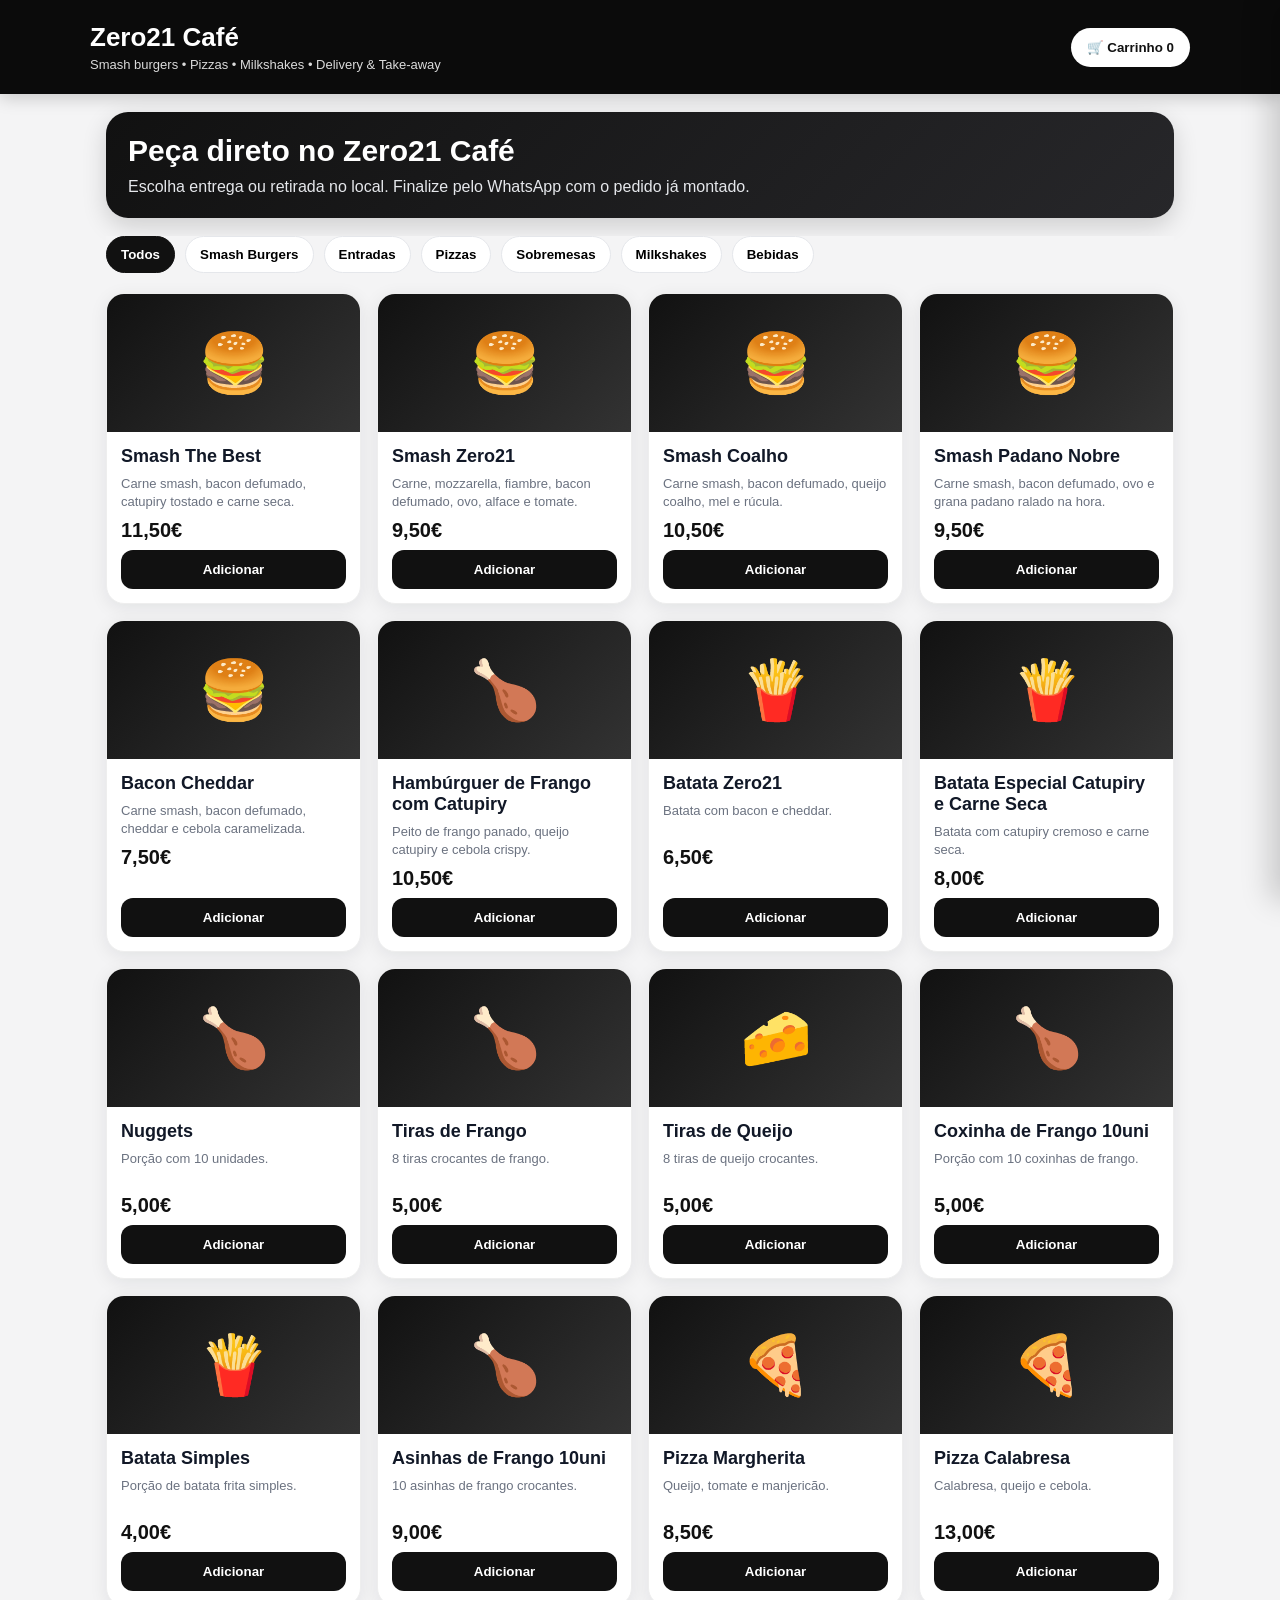
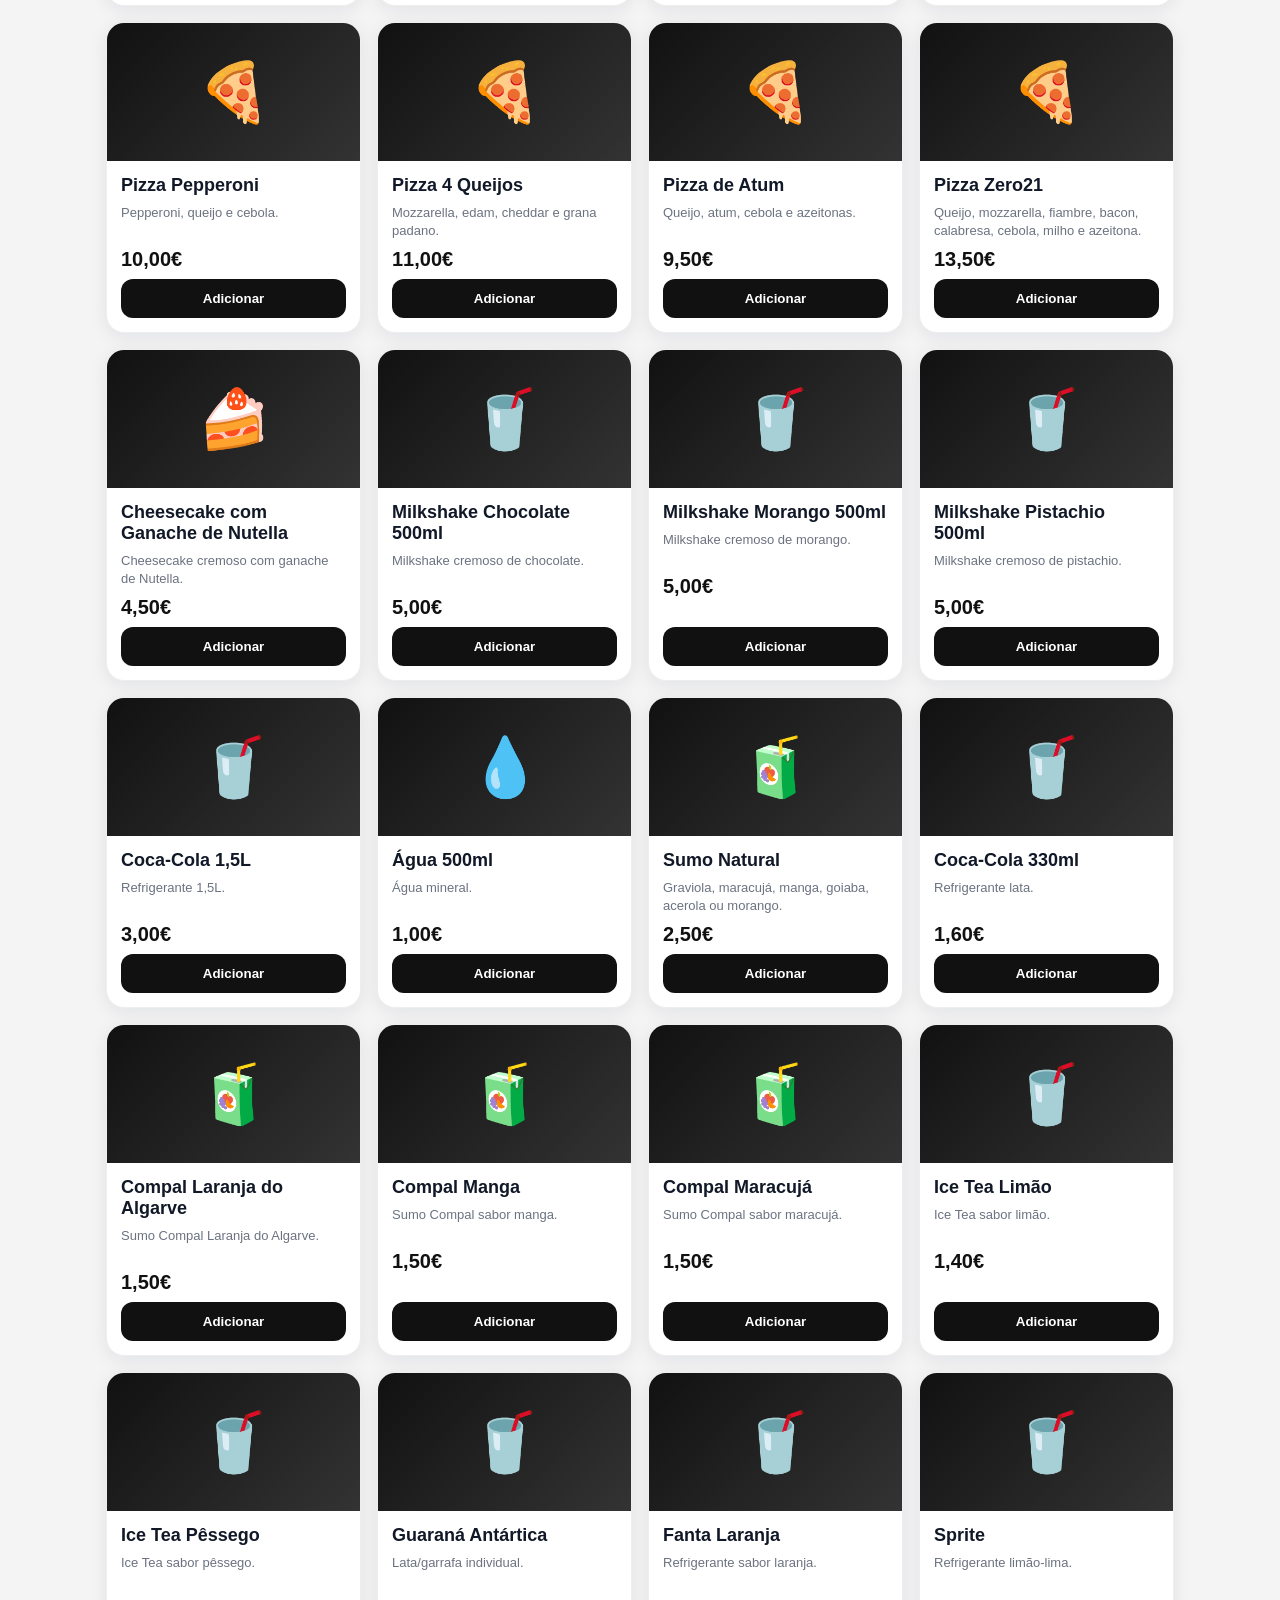
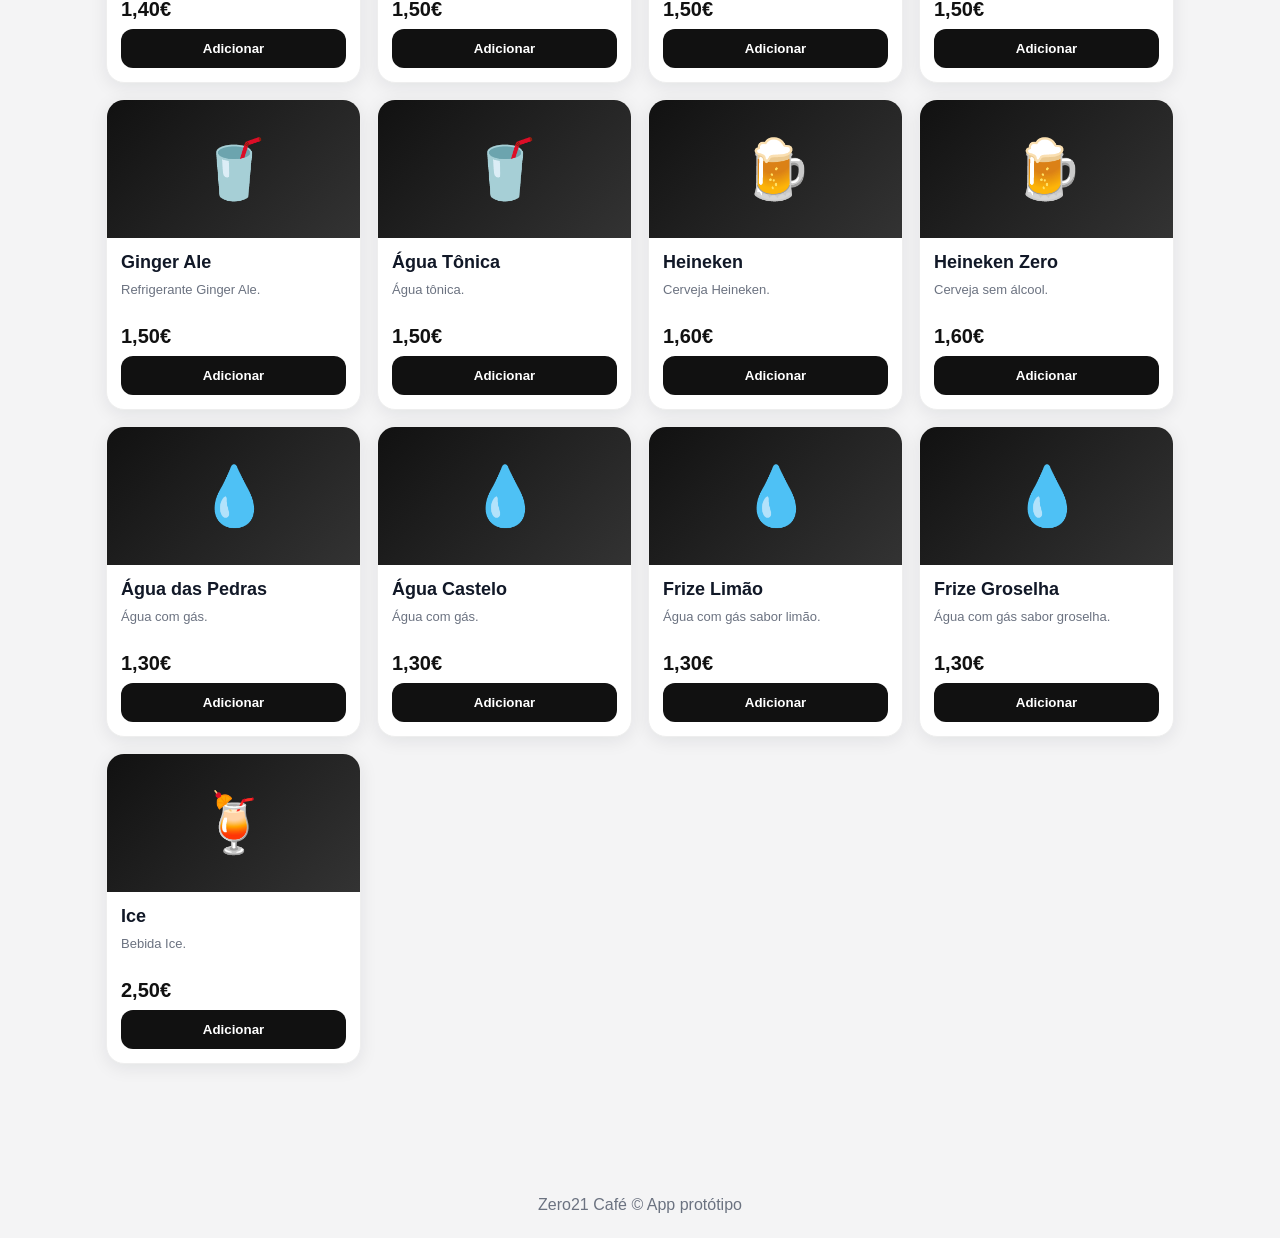
<file: index.html>
<!DOCTYPE html>
<html lang="pt-PT">
<head>
  <meta charset="UTF-8" />
  <meta name="viewport" content="width=device-width, initial-scale=1.0" />
  <title>Zero21 Café - App Delivery</title>
  <style>
    :root{--preto:#0b0b0b;--preto2:#171717;--branco:#fff;--fundo:#f4f4f5;--texto:#111827;--cinza:#6b7280;--borda:#e5e7eb;--verde:#16a34a;--vermelho:#dc2626;}
    *{box-sizing:border-box} body{margin:0;font-family:Arial,Helvetica,sans-serif;background:var(--fundo);color:var(--texto)}
    header{background:var(--preto);color:white;padding:22px 16px;position:sticky;top:0;z-index:10;box-shadow:0 4px 16px rgba(0,0,0,.18)}
    .top{max-width:1100px;margin:0 auto;display:flex;align-items:center;justify-content:space-between;gap:12px}.logo{font-size:26px;font-weight:900}.logo span{color:#fff}.tag{font-size:13px;opacity:.85;margin-top:4px}
    .cartBtn{background:white;color:#111;border:none;border-radius:999px;padding:12px 16px;font-weight:900;cursor:pointer}.hero{max-width:1100px;margin:18px auto 0;padding:0 16px}.banner{background:linear-gradient(135deg,#111,#27272a);color:white;border-radius:22px;padding:22px;display:grid;gap:10px;box-shadow:0 8px 24px rgba(0,0,0,.16)}
    .banner h1{margin:0;font-size:30px}.banner p{margin:0;color:#e5e7eb}.banner strong{color:white}
    main{max-width:1100px;margin:18px auto;padding:0 16px 90px}.tabs{display:flex;gap:10px;overflow:auto;padding-bottom:10px;position:sticky;top:94px;background:var(--fundo);z-index:8}.tab{border:1px solid var(--borda);background:white;border-radius:999px;padding:10px 14px;cursor:pointer;white-space:nowrap;font-weight:800}.tab.active{background:#111;color:white;border-color:#111}
    .grid{display:grid;grid-template-columns:repeat(auto-fill,minmax(240px,1fr));gap:16px;margin-top:10px}.card{background:white;border-radius:18px;overflow:hidden;box-shadow:0 4px 18px rgba(15,23,42,.08);display:flex;flex-direction:column;border:1px solid #eee}.img{height:138px;background:linear-gradient(135deg,#111,#333);display:flex;align-items:center;justify-content:center;font-size:58px}.info{padding:14px;display:flex;flex-direction:column;gap:8px;flex:1}.info h3{margin:0;font-size:18px}.desc{font-size:13px;color:var(--cinza);line-height:1.35;min-height:36px}.price{font-size:20px;font-weight:900;color:#111}.add{margin-top:auto;border:none;border-radius:12px;background:#111;color:white;font-weight:900;padding:12px;cursor:pointer}
    .drawer{position:fixed;right:-420px;top:0;width:100%;max-width:420px;height:100vh;background:white;z-index:30;transition:.25s;box-shadow:-10px 0 28px rgba(0,0,0,.18);display:flex;flex-direction:column}.drawer.open{right:0}.drawerHead{padding:18px;background:#111;color:white;display:flex;justify-content:space-between;align-items:center}.close{border:none;background:rgba(255,255,255,.16);color:white;border-radius:10px;padding:8px 10px;cursor:pointer}.drawerBody{padding:16px;overflow:auto;flex:1}.item{display:flex;justify-content:space-between;gap:10px;border-bottom:1px solid #eef0f5;padding:12px 0}.qty{display:flex;align-items:center;gap:8px}.qty button{border:none;background:#f3f4f6;color:#111;font-weight:900;border-radius:8px;width:28px;height:28px;cursor:pointer}.total{font-size:22px;font-weight:900;margin:12px 0}.form label{font-size:13px;font-weight:900;margin-top:10px;display:block}.form input,.form textarea,.form select{width:100%;padding:11px;border:1px solid #d1d5db;border-radius:12px;margin-top:6px}.checkout{border:none;background:var(--verde);color:white;border-radius:14px;padding:14px;width:100%;font-weight:900;cursor:pointer;margin-top:12px}.empty{color:var(--cinza);text-align:center;padding:28px 0}.overlay{display:none;position:fixed;inset:0;background:rgba(0,0,0,.35);z-index:20}.overlay.show{display:block}footer{text-align:center;color:var(--cinza);padding:24px}.small{font-size:12px;color:var(--cinza)}
    @media(max-width:600px){.banner h1{font-size:24px}.top{align-items:flex-start}.drawer{max-width:none}.grid{grid-template-columns:1fr}}
  </style>
</head>
<body>
  <header><div class="top"><div><div class="logo">Zero21 <span>Café</span></div><div class="tag">Smash burgers • Pizzas • Milkshakes • Delivery & Take-away</div></div><button class="cartBtn" onclick="toggleCart(true)">🛒 Carrinho <span id="cartCount">0</span></button></div></header>
  <section class="hero"><div class="banner"><h1>Peça direto no <strong>Zero21 Café</strong></h1><p>Escolha entrega ou retirada no local. Finalize pelo WhatsApp com o pedido já montado.</p></div></section>
  <main><div class="tabs" id="tabs"></div><section class="grid" id="products"></section></main>
  <div class="overlay" id="overlay" onclick="toggleCart(false)"></div>
  <aside class="drawer" id="drawer"><div class="drawerHead"><b>Seu pedido</b><button class="close" onclick="toggleCart(false)">Fechar</button></div><div class="drawerBody"><div id="cartItems"></div><div class="total">Total: <span id="total">0,00€</span></div><div class="form"><label>Tipo de pedido</label><select id="tipo"><option>Entrega</option><option>Retirada no local</option></select><label>Nome</label><input id="nome" placeholder="Seu nome" /><label>Telefone</label><input id="telefone" placeholder="Seu telefone" /><label>Morada / Observação</label><textarea id="morada" rows="3" placeholder="Rua, número, zona ou observações"></textarea><label>Pagamento</label><select id="pagamento"><option>MB Way</option><option>Dinheiro</option><option>Cartão</option></select><button class="checkout" onclick="enviarWhatsApp()">Enviar pedido pelo WhatsApp</button><p class="small">WhatsApp configurado: 351937109733</p></div></div></aside>
  <footer>Zero21 Café © App protótipo</footer>
<script>
const WHATSAPP_NUMBER = "351937109733";
const produtos = [
  {id:1, categoria:"Smash Burgers", nome:"Smash The Best", preco:11.50, emoji:"🍔", desc:"Carne smash, bacon defumado, catupiry tostado e carne seca."},
  {id:2, categoria:"Smash Burgers", nome:"Smash Zero21", preco:9.50, emoji:"🍔", desc:"Carne, mozzarella, fiambre, bacon defumado, ovo, alface e tomate."},
  {id:3, categoria:"Smash Burgers", nome:"Smash Coalho", preco:10.50, emoji:"🍔", desc:"Carne smash, bacon defumado, queijo coalho, mel e rúcula."},
  {id:4, categoria:"Smash Burgers", nome:"Smash Padano Nobre", preco:9.50, emoji:"🍔", desc:"Carne smash, bacon defumado, ovo e grana padano ralado na hora."},
  {id:5, categoria:"Smash Burgers", nome:"Bacon Cheddar", preco:7.50, emoji:"🍔", desc:"Carne smash, bacon defumado, cheddar e cebola caramelizada."},
  {id:6, categoria:"Smash Burgers", nome:"Hambúrguer de Frango com Catupiry", preco:10.50, emoji:"🍗", desc:"Peito de frango panado, queijo catupiry e cebola crispy."},
  {id:7, categoria:"Entradas", nome:"Batata Zero21", preco:6.50, emoji:"🍟", desc:"Batata com bacon e cheddar."},
  {id:8, categoria:"Entradas", nome:"Batata Especial Catupiry e Carne Seca", preco:8.00, emoji:"🍟", desc:"Batata com catupiry cremoso e carne seca."},
  {id:9, categoria:"Entradas", nome:"Nuggets", preco:5.00, emoji:"🍗", desc:"Porção com 10 unidades."},
  {id:10, categoria:"Entradas", nome:"Tiras de Frango", preco:5.00, emoji:"🍗", desc:"8 tiras crocantes de frango."},
  {id:11, categoria:"Entradas", nome:"Tiras de Queijo", preco:5.00, emoji:"🧀", desc:"8 tiras de queijo crocantes."},
  {id:25, categoria:"Entradas", nome:"Coxinha de Frango 10uni", preco:5.00, emoji:"🍗", desc:"Porção com 10 coxinhas de frango."},
  {id:26, categoria:"Entradas", nome:"Batata Simples", preco:4.00, emoji:"🍟", desc:"Porção de batata frita simples."},
  {id:27, categoria:"Entradas", nome:"Asinhas de Frango 10uni", preco:9.00, emoji:"🍗", desc:"10 asinhas de frango crocantes."},
  {id:12, categoria:"Pizzas", nome:"Pizza Margherita", preco:8.50, emoji:"🍕", desc:"Queijo, tomate e manjericão."},
  {id:13, categoria:"Pizzas", nome:"Pizza Calabresa", preco:13.00, emoji:"🍕", desc:"Calabresa, queijo e cebola."},
  {id:14, categoria:"Pizzas", nome:"Pizza Pepperoni", preco:10.00, emoji:"🍕", desc:"Pepperoni, queijo e cebola."},
  {id:15, categoria:"Pizzas", nome:"Pizza 4 Queijos", preco:11.00, emoji:"🍕", desc:"Mozzarella, edam, cheddar e grana padano."},
  {id:16, categoria:"Pizzas", nome:"Pizza de Atum", preco:9.50, emoji:"🍕", desc:"Queijo, atum, cebola e azeitonas."},
  {id:17, categoria:"Pizzas", nome:"Pizza Zero21", preco:13.50, emoji:"🍕", desc:"Queijo, mozzarella, fiambre, bacon, calabresa, cebola, milho e azeitona."},
  {id:18, categoria:"Sobremesas", nome:"Cheesecake com Ganache de Nutella", preco:4.50, emoji:"🍰", desc:"Cheesecake cremoso com ganache de Nutella."},
  {id:19, categoria:"Milkshakes", nome:"Milkshake Chocolate 500ml", preco:5.00, emoji:"🥤", desc:"Milkshake cremoso de chocolate."},
  {id:20, categoria:"Milkshakes", nome:"Milkshake Morango 500ml", preco:5.00, emoji:"🥤", desc:"Milkshake cremoso de morango."},
  {id:21, categoria:"Milkshakes", nome:"Milkshake Pistachio 500ml", preco:5.00, emoji:"🥤", desc:"Milkshake cremoso de pistachio."},
  {id:22, categoria:"Bebidas", nome:"Coca-Cola 1,5L", preco:3.00, emoji:"🥤", desc:"Refrigerante 1,5L."},
  {id:23, categoria:"Bebidas", nome:"Água 500ml", preco:1.00, emoji:"💧", desc:"Água mineral."},
  {id:24, categoria:"Bebidas", nome:"Sumo Natural", preco:2.50, emoji:"🧃", desc:"Graviola, maracujá, manga, goiaba, acerola ou morango."},
  {id:25, categoria:"Bebidas", nome:"Coca-Cola 330ml", preco:1.60, emoji:"🥤", desc:"Refrigerante lata."},
  {id:28, categoria:"Bebidas", nome:"Compal Laranja do Algarve", preco:1.50, emoji:"🧃", desc:"Sumo Compal Laranja do Algarve."},
  {id:29, categoria:"Bebidas", nome:"Compal Manga", preco:1.50, emoji:"🧃", desc:"Sumo Compal sabor manga."},
  {id:30, categoria:"Bebidas", nome:"Compal Maracujá", preco:1.50, emoji:"🧃", desc:"Sumo Compal sabor maracujá."},
  {id:31, categoria:"Bebidas", nome:"Ice Tea Limão", preco:1.40, emoji:"🥤", desc:"Ice Tea sabor limão."},
  {id:32, categoria:"Bebidas", nome:"Ice Tea Pêssego", preco:1.40, emoji:"🥤", desc:"Ice Tea sabor pêssego."},
  {id:33, categoria:"Bebidas", nome:"Guaraná Antártica", preco:1.50, emoji:"🥤", desc:"Lata/garrafa individual."},
  {id:34, categoria:"Bebidas", nome:"Fanta Laranja", preco:1.50, emoji:"🥤", desc:"Refrigerante sabor laranja."},
  {id:35, categoria:"Bebidas", nome:"Sprite", preco:1.50, emoji:"🥤", desc:"Refrigerante limão-lima."},
  {id:36, categoria:"Bebidas", nome:"Ginger Ale", preco:1.50, emoji:"🥤", desc:"Refrigerante Ginger Ale."},
  {id:37, categoria:"Bebidas", nome:"Água Tônica", preco:1.50, emoji:"🥤", desc:"Água tônica."},
  {id:38, categoria:"Bebidas", nome:"Heineken", preco:1.60, emoji:"🍺", desc:"Cerveja Heineken."},
  {id:39, categoria:"Bebidas", nome:"Heineken Zero", preco:1.60, emoji:"🍺", desc:"Cerveja sem álcool."},
  {id:40, categoria:"Bebidas", nome:"Água das Pedras", preco:1.30, emoji:"💧", desc:"Água com gás."},
  {id:41, categoria:"Bebidas", nome:"Água Castelo", preco:1.30, emoji:"💧", desc:"Água com gás."},
  {id:42, categoria:"Bebidas", nome:"Frize Limão", preco:1.30, emoji:"💧", desc:"Água com gás sabor limão."},
  {id:43, categoria:"Bebidas", nome:"Frize Groselha", preco:1.30, emoji:"💧", desc:"Água com gás sabor groselha."},
  {id:44, categoria:"Bebidas", nome:"Ice", preco:2.50, emoji:"🍹", desc:"Bebida Ice."},
];
let categoriaAtual = "Todos"; let carrinho = [];
const euro = v => Number(v).toFixed(2).replace('.', ',') + '€';
const cats = ["Todos", ...new Set(produtos.map(p => p.categoria))];
function renderTabs(){document.getElementById('tabs').innerHTML = cats.map(c => `<button class="tab ${c===categoriaAtual?'active':''}" onclick="setCat('${c}')">${c}</button>`).join('');}
function setCat(c){categoriaAtual=c; renderTabs(); renderProducts();}
function renderProducts(){const lista = categoriaAtual === "Todos" ? produtos : produtos.filter(p => p.categoria === categoriaAtual);document.getElementById('products').innerHTML = lista.map(p => `<article class="card"><div class="img">${p.emoji}</div><div class="info"><h3>${p.nome}</h3><div class="desc">${p.desc}</div><div class="price">${euro(p.preco)}</div><button class="add" onclick="addCart(${p.id})">Adicionar</button></div></article>`).join('');}
function addCart(id){const p = produtos.find(x=>x.id===id); const item = carrinho.find(x=>x.id===id); if(item) item.qtd++; else carrinho.push({...p,qtd:1}); renderCart(); toggleCart(true);}
function changeQty(id,delta){const item = carrinho.find(x=>x.id===id); if(!item) return; item.qtd += delta; if(item.qtd<=0) carrinho = carrinho.filter(x=>x.id!==id); renderCart();}
function renderCart(){document.getElementById('cartCount').textContent = carrinho.reduce((s,i)=>s+i.qtd,0); if(!carrinho.length){document.getElementById('cartItems').innerHTML='<div class="empty">Seu carrinho está vazio.</div>'; document.getElementById('total').textContent=euro(0); return;} document.getElementById('cartItems').innerHTML = carrinho.map(i=>`<div class="item"><div><b>${i.nome}</b><br><span class="small">${euro(i.preco)} cada</span></div><div class="qty"><button onclick="changeQty(${i.id},-1)">-</button><b>${i.qtd}</b><button onclick="changeQty(${i.id},1)">+</button></div></div>`).join(''); document.getElementById('total').textContent = euro(carrinho.reduce((s,i)=>s+i.preco*i.qtd,0));}
function toggleCart(open){document.getElementById('drawer').classList.toggle('open',open);document.getElementById('overlay').classList.toggle('show',open);}
function enviarWhatsApp(){if(!carrinho.length){alert('Adicione produtos ao carrinho.'); return;} const nome=document.getElementById('nome').value||'Cliente'; const telefone=document.getElementById('telefone').value||''; const tipo=document.getElementById('tipo').value; const morada=document.getElementById('morada').value||'Não informado'; const pagamento=document.getElementById('pagamento').value; const total=carrinho.reduce((s,i)=>s+i.preco*i.qtd,0); const itens=carrinho.map(i=>`• ${i.qtd}x ${i.nome} - ${euro(i.preco*i.qtd)}`).join('\n'); const msg=encodeURIComponent(`Olá Zero21 Café! Quero fazer um pedido:\n\n${itens}\n\nTotal: ${euro(total)}\nTipo: ${tipo}\nNome: ${nome}\nTelefone: ${telefone}\nMorada/Obs: ${morada}\nPagamento: ${pagamento}`); window.open(`https://wa.me/${WHATSAPP_NUMBER}?text=${msg}`, '_blank');}
renderTabs(); renderProducts(); renderCart();
</script>
</body>
</html>
</file>
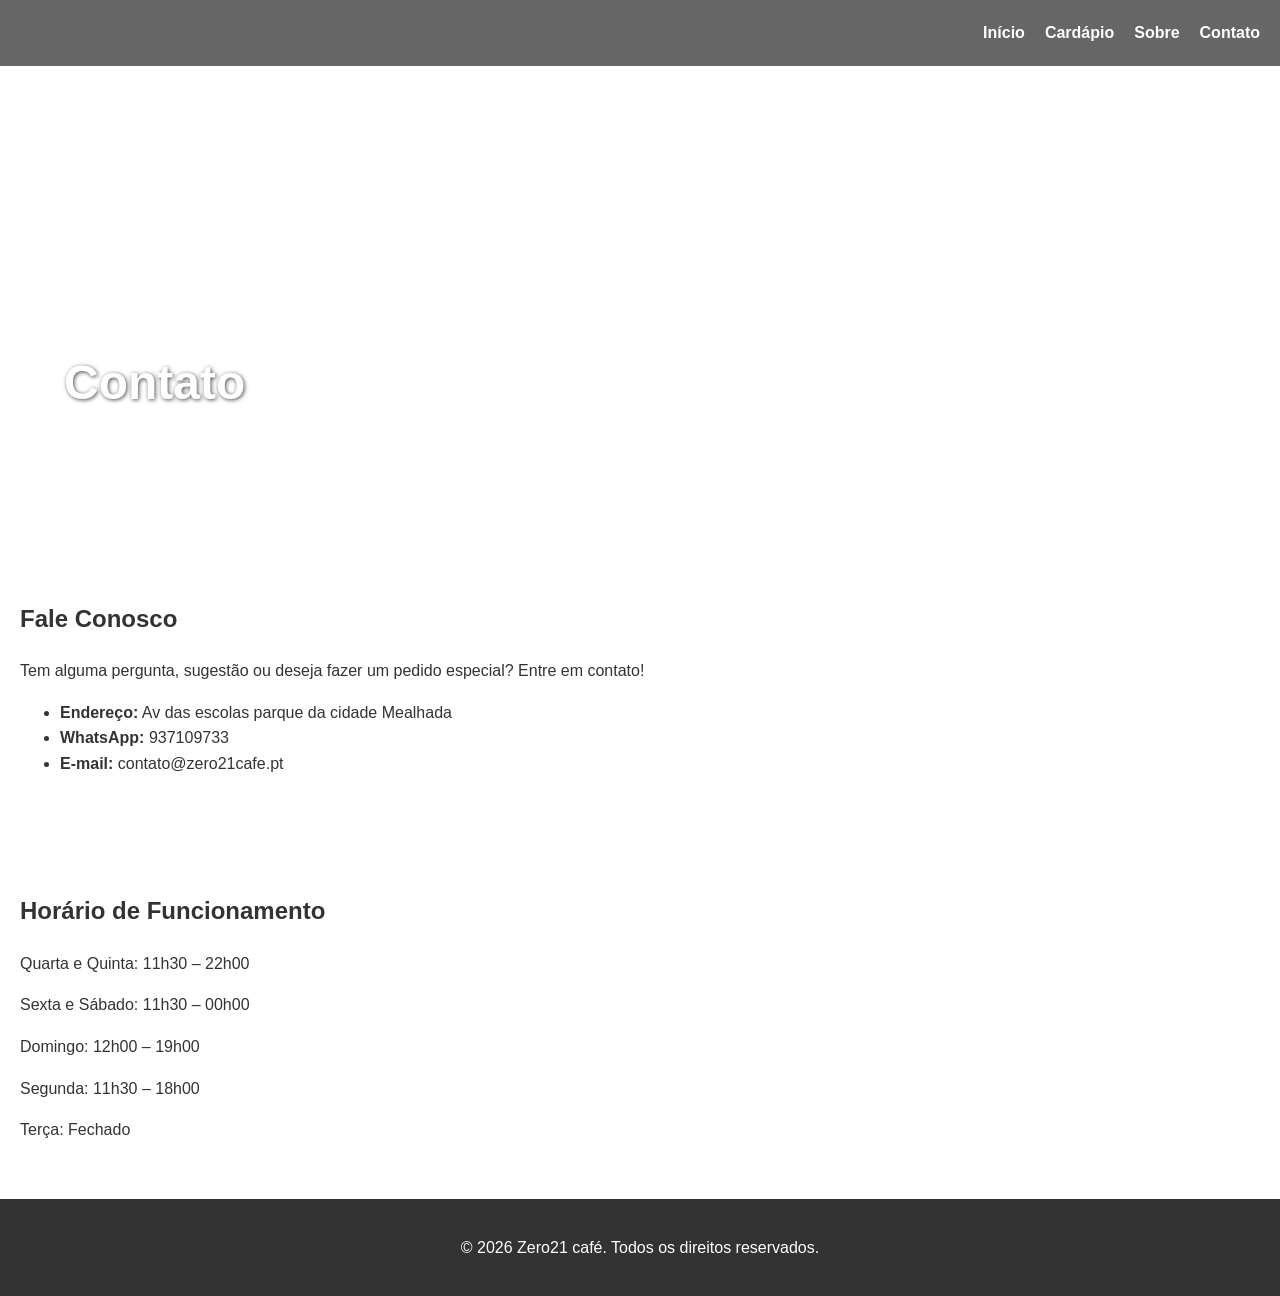
<file: contato.html>
<!DOCTYPE html>
<html lang="pt">
<head>
<meta charset="UTF-8">
<title>Contato - Zero21 café</title>
<link rel="stylesheet" href="style.css">
</head>
<body>
<header class="hero" style="background-image: url('https://upload.wikimedia.org/wikipedia/commons/thumb/7/76/Coffee_cup.jpg/1280px-Coffee_cup.jpg');">
  <nav>
    <ul>
      <li><a href="index.html">Início</a></li>
      <li><a href="menu.html">Cardápio</a></li>
      <li><a href="sobre.html">Sobre</a></li>
      <li><a href="contato.html">Contato</a></li>
    </ul>
  </nav>
  <div class="hero-content">
    <h1>Contato</h1>
  </div>
</header>

<section>
  <h2>Fale Conosco</h2>
  <p>Tem alguma pergunta, sugestão ou deseja fazer um pedido especial? Entre em contato!</p>
  <ul>
    <li><strong>Endereço:</strong> Av das escolas parque da cidade Mealhada</li>
    <li><strong>WhatsApp:</strong> 937109733</li>
    <li><strong>E-mail:</strong> contato@zero21cafe.pt</li>
  </ul>
</section>

<section>
  <h2>Horário de Funcionamento</h2>
  <p>Quarta e Quinta: 11h30 – 22h00</p>
  <p>Sexta e Sábado: 11h30 – 00h00</p>
  <p>Domingo: 12h00 – 19h00</p>
  <p>Segunda: 11h30 – 18h00</p>
  <p>Terça: Fechado</p>
</section>

<footer>
  <div class="info">
    <p>© 2026 Zero21 café. Todos os direitos reservados.</p>
  </div>
</footer>
</body>
</html>
</file>
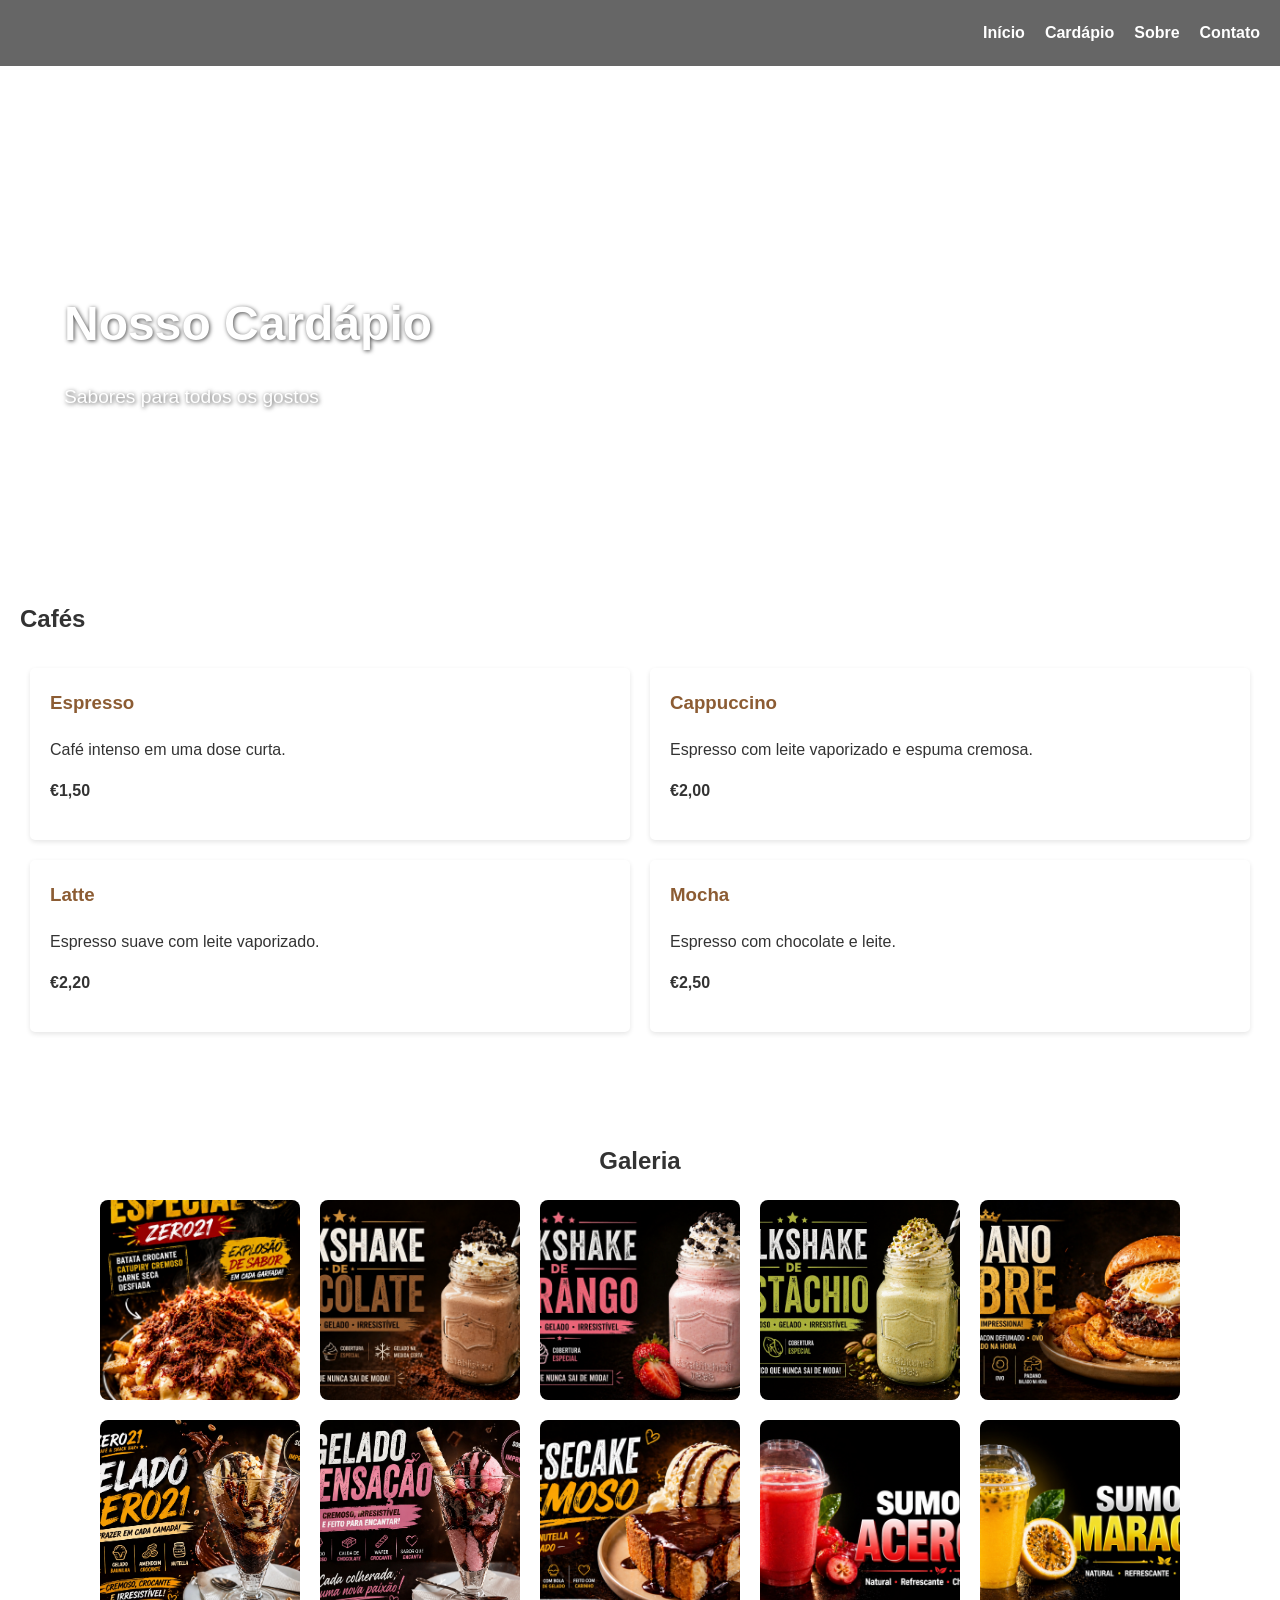
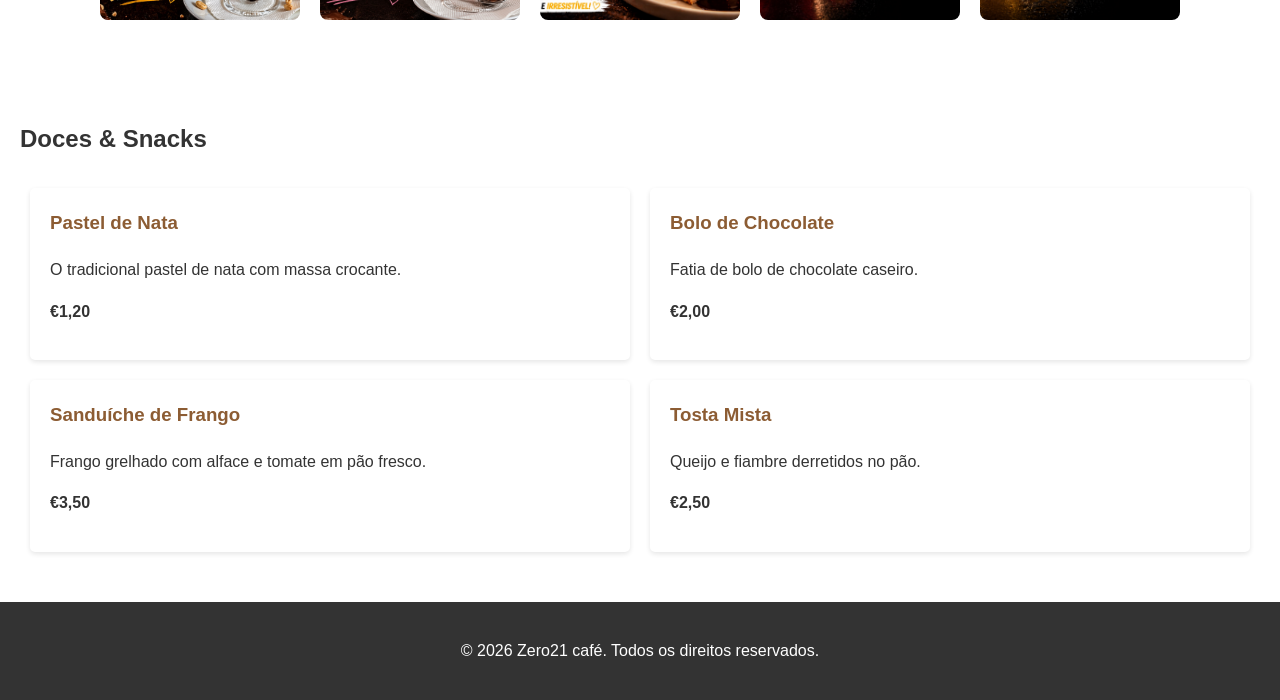
<file: menu.html>
<!DOCTYPE html>
<html lang="pt">
<head>
<meta charset="UTF-8">
<title>Cardápio - Zero21 café</title>
<link rel="stylesheet" href="style.css">
</head>
<body>
<header class="hero" style="background-image: url('https://upload.wikimedia.org/wikipedia/commons/thumb/7/76/Coffee_cup.jpg/1280px-Coffee_cup.jpg');">
  <nav>
    <ul>
      <li><a href="index.html">Início</a></li>
      <li><a href="menu.html">Cardápio</a></li>
      <li><a href="sobre.html">Sobre</a></li>
      <li><a href="contato.html">Contato</a></li>
    </ul>
  </nav>
  <div class="hero-content">
    <h1>Nosso Cardápio</h1>
    <p>Sabores para todos os gostos</p>
  </div>
</header>

<section>
  <h2>Cafés</h2>
  <div class="menu-list">
    <div class="menu-item">
      <h3>Espresso</h3>
      <p>Café intenso em uma dose curta.</p>
      <p><strong>€1,50</strong></p>
    </div>
    <div class="menu-item">
      <h3>Cappuccino</h3>
      <p>Espresso com leite vaporizado e espuma cremosa.</p>
      <p><strong>€2,00</strong></p>
    </div>
    <div class="menu-item">
      <h3>Latte</h3>
      <p>Espresso suave com leite vaporizado.</p>
      <p><strong>€2,20</strong></p>
    </div>
    <div class="menu-item">
      <h3>Mocha</h3>
      <p>Espresso com chocolate e leite.</p>
      <p><strong>€2,50</strong></p>
    </div>
  </div>
</section>

<section class="galeria">
  <h2>Galeria</h2>
  <div class="gallery-grid">
    <img src="imagens/590E275E-DD7A-4FE6-AFDC-7A0EEFC7B6EB.jpeg" alt="Batata Especial Zero21">
    <img src="imagens/BE853539-129A-4DCD-9B1E-ADB1C1BB7941.jpeg" alt="Milkshake de Chocolate">
    <img src="imagens/0CA584BB-5832-4A6F-911C-5BBE79BEB943.jpeg" alt="Milkshake de Morango">
    <img src="imagens/24A23AA3-E248-47CA-B7D2-D0782BB7A68E.jpeg" alt="Milkshake Verde">
    <img src="imagens/FFBC28E5-7073-4A7B-97BC-F7DB16155E8A.jpeg" alt="Sobremesa Rosa">
    <img src="imagens/7160BB1F-28BF-4657-87D8-C30510F65E79.jpeg" alt="Gelado Zero21">
    <img src="imagens/1EAF466F-8F1C-40B4-BF51-6F33EF702579.jpeg" alt="Hambúrguer Zero21">
    <img src="imagens/06B72CE3-9797-48AB-9C45-0F19F43212FF.jpeg" alt="Sobremesa Chocolate">
    <img src="imagens/CAFCA499-97B5-433E-93F1-97ACBF4A611B.jpeg" alt="Sobremesa Morango">
    <img src="imagens/4A8D5710-27D5-4E3F-B7BD-DD7FC756C40F.jpeg" alt="Sumos Coloridos">
  </div>
</section>


<section>
  <h2>Doces & Snacks</h2>
  <div class="menu-list">
    <div class="menu-item">
      <h3>Pastel de Nata</h3>
      <p>O tradicional pastel de nata com massa crocante.</p>
      <p><strong>€1,20</strong></p>
    </div>
    <div class="menu-item">
      <h3>Bolo de Chocolate</h3>
      <p>Fatia de bolo de chocolate caseiro.</p>
      <p><strong>€2,00</strong></p>
    </div>
    <div class="menu-item">
      <h3>Sanduíche de Frango</h3>
      <p>Frango grelhado com alface e tomate em pão fresco.</p>
      <p><strong>€3,50</strong></p>
    </div>
    <div class="menu-item">
      <h3>Tosta Mista</h3>
      <p>Queijo e fiambre derretidos no pão.</p>
      <p><strong>€2,50</strong></p>
    </div>
  </div>
</section>

<footer>
  <div class="info">
    <p>© 2026 Zero21 café. Todos os direitos reservados.</p>
  </div>
</footer>
</body>
</html>
</file>
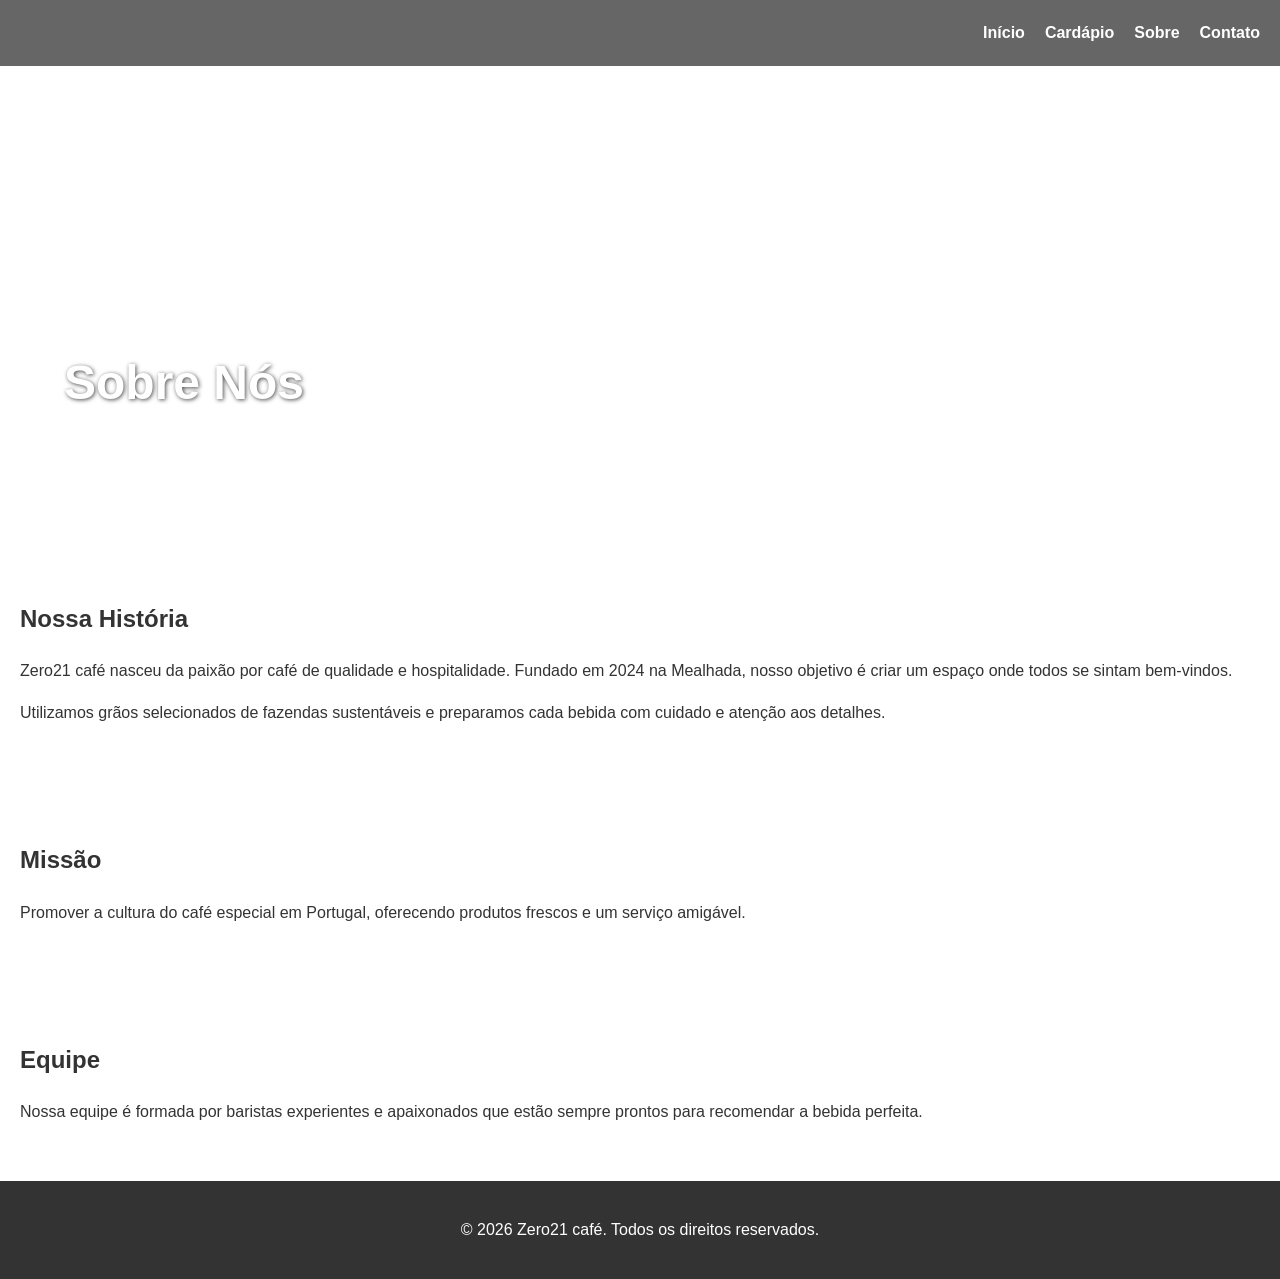
<file: sobre.html>
<!DOCTYPE html>
<html lang="pt">
<head>
<meta charset="UTF-8">
<title>Sobre - Zero21 café</title>
<link rel="stylesheet" href="style.css">
</head>
<body>
<header class="hero" style="background-image: url('https://upload.wikimedia.org/wikipedia/commons/thumb/7/76/Coffee_cup.jpg/1280px-Coffee_cup.jpg');">
  <nav>
    <ul>
      <li><a href="index.html">Início</a></li>
      <li><a href="menu.html">Cardápio</a></li>
      <li><a href="sobre.html">Sobre</a></li>
      <li><a href="contato.html">Contato</a></li>
    </ul>
  </nav>
  <div class="hero-content">
    <h1>Sobre Nós</h1>
  </div>
</header>

<section>
  <h2>Nossa História</h2>
  <p>Zero21 café nasceu da paixão por café de qualidade e hospitalidade. Fundado em 2024 na Mealhada, nosso objetivo é criar um espaço onde todos se sintam bem-vindos.</p>
  <p>Utilizamos grãos selecionados de fazendas sustentáveis e preparamos cada bebida com cuidado e atenção aos detalhes.</p>
</section>

<section>
  <h2>Missão</h2>
  <p>Promover a cultura do café especial em Portugal, oferecendo produtos frescos e um serviço amigável.</p>
</section>

<section>
  <h2>Equipe</h2>
  <p>Nossa equipe é formada por baristas experientes e apaixonados que estão sempre prontos para recomendar a bebida perfeita.</p>
</section>

<footer>
  <div class="info">
    <p>© 2026 Zero21 café. Todos os direitos reservados.</p>
  </div>
</footer>
</body>
</html>
</file>
<file: style.css>
/* Basic styles for the cafe website */
:root {
  --primary-color: #8c5c33;
  --secondary-color: #f6f5f3;
  --dark-color: #333;
}

* {
  box-sizing: border-box;
}

body {
  margin: 0;
  font-family: Arial, Helvetica, sans-serif;
  color: var(--dark-color);
  line-height: 1.6;
}

nav {
  background: rgba(0,0,0,0.6);
  position: absolute;
  top: 0;
  width: 100%;
  z-index: 10;
}

nav ul {
  list-style: none;
  display: flex;
  justify-content: flex-end;
  margin: 0;
  padding: 20px;
}

nav ul li {
  margin-left: 20px;
}

nav ul li a {
  color: #fff;
  text-decoration: none;
  font-weight: bold;
}

.hero {
  height: 60vh;
  background-size: cover;
  background-position: center;
  position: relative;
  color: #fff;
}

.hero-content {
  position: absolute;
  bottom: 20%;
  left: 5%;
  text-shadow: 1px 1px 4px rgba(0,0,0,0.7);
}

.hero h1 {
  font-size: 3em;
  margin: 0 0 10px 0;
}

.hero p {
  font-size: 1.2em;
}

section {
  padding: 40px 20px;
}

.intro {
  background-color: var(--secondary-color);
}

.menu-list {
  display: flex;
  flex-wrap: wrap;
  justify-content: space-between;
}

.menu-item {
  flex: 1 1 45%;
  background-color: #fff;
  margin: 10px;
  padding: 20px;
  border-radius: 5px;
  box-shadow: 0 2px 5px rgba(0,0,0,0.1);
}

.menu-item h3 {
  margin-top: 0;
  color: var(--primary-color);
}

footer {
  background-color: var(--dark-color);
  color: #fff;
  padding: 20px;
  text-align: center;
}

footer a {
  color: #fff;
  text-decoration: underline;
}

/* Galeria de imagens no cardápio */
.galeria {
  padding: 40px;
  text-align: center;
}

.galeria h2 {
  margin-bottom: 20px;
}

.gallery-grid {
  display: flex;
  flex-wrap: wrap;
  justify-content: center;
  gap: 20px;
}

.gallery-grid img {
  /* Definindo dimensões iguais para todas as imagens da galeria */
  width: 200px;
  height: 200px;
  /* Recorta e centraliza a imagem para manter o padrão visual */
  object-fit: cover;
  object-position: center;
  border-radius: 8px;
}


  height: auto;
  border-radius: 8px;
}
</file>
